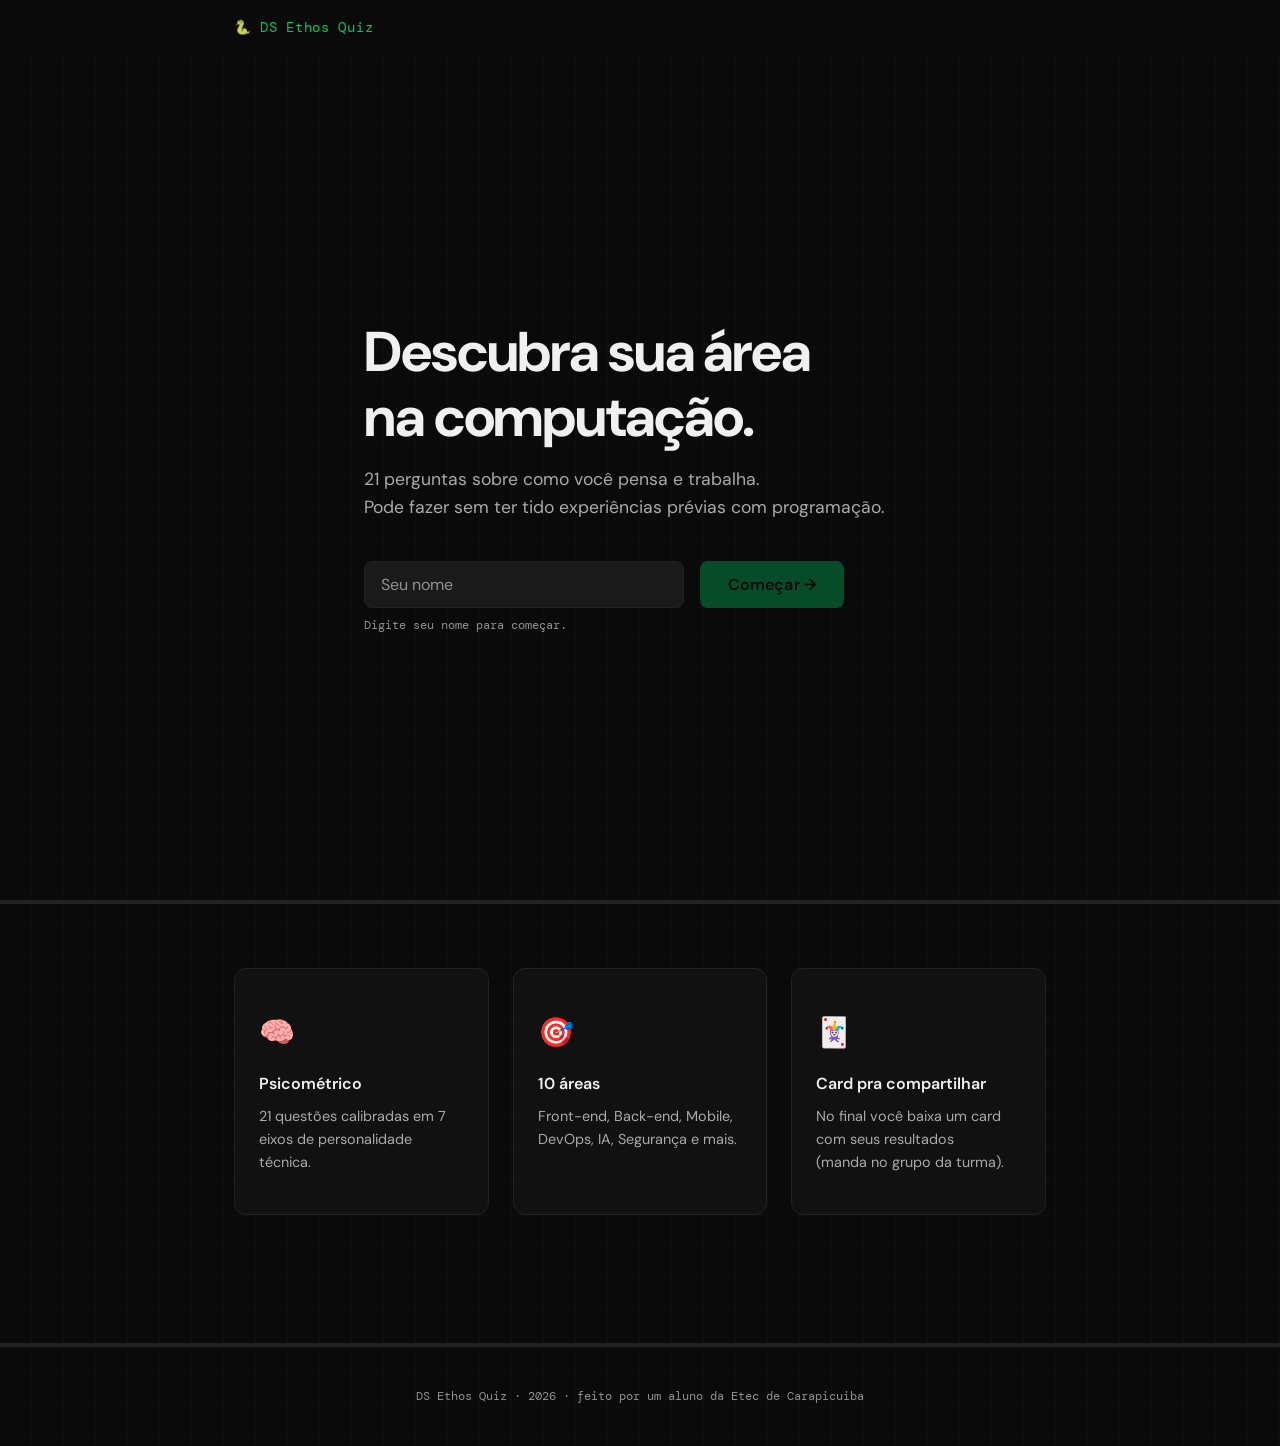
<file: index.html>
<!DOCTYPE html>
<html lang="pt-BR">
<head>
  <meta charset="UTF-8">
  <meta name="viewport" content="width=device-width, initial-scale=1.0">
  <title>DS Ethos Quiz</title>
  <link rel="stylesheet" href="styles.css">
</head>
<body>

  <header>
    <div class="container">
      <span class="site-brand">DS Ethos Quiz</span>
    </div>
  </header>

  <main>

    <section class="hero">
      <div class="container hero-content">
        <h1 class="hero-title">Descubra sua área<br>na computação.</h1>
        <p class="hero-subtitle">
          21 perguntas sobre como você pensa e trabalha.<br>
          Pode fazer sem ter tido experiências prévias com programação.
        </p>

        <div class="start-box">
          <input
            type="text"
            id="nameInput"
            placeholder="Seu nome"
            maxlength="60"
            autocomplete="off"
          />
          <button id="startBtn" class="btn-primary" disabled>
            Começar →
          </button>
        </div>
        <p class="start-hint">Digite seu nome para começar.</p>
      </div>
    </section>

    <section class="about">
      <div class="container">

        <div class="about-grid">

          <div class="about-card">
            <span class="about-icon">🧠</span>
            <h3>Psicométrico</h3>
            <p>21 questões calibradas em 7 eixos de personalidade técnica. </p>
          </div>

          <div class="about-card">
            <span class="about-icon">🎯</span>
            <h3>10 áreas</h3>
            <p>Front-end, Back-end, Mobile, DevOps, IA, Segurança e mais.</p>
          </div>

          <div class="about-card">
            <span class="about-icon">🃏</span>
            <h3>Card pra compartilhar</h3>
            <p>No final você baixa um card com seus resultados <br>(manda no grupo da turma).</p>
          </div>

        </div>

      </div>
    </section>

  </main>

  <footer>
    <div class="container">
      <p>DS Ethos Quiz · 2026 · feito por um aluno da Etec de Carapicuiba</p>
    </div>
  </footer>

  <script>
    // Script mínimo só pra essa página —
    // não precisa carregar quiz_data.js aqui.

    const nameInput = document.getElementById('nameInput');
    const startBtn  = document.getElementById('startBtn');

    // Só habilita o botão quando tiver algo digitado
    nameInput.addEventListener('input', () => {
      const hasName = nameInput.value.trim().length > 0;
      startBtn.disabled = !hasName;
    });

    // Salva o nome e vai pro quiz
    startBtn.addEventListener('click', () => {
      const name = nameInput.value.trim();
      if (!name) return;
      localStorage.setItem('userName', name);
      window.location.href = 'quiz.html';
    });

    // Enter também funciona
    nameInput.addEventListener('keydown', (e) => {
      if (e.key === 'Enter' && !startBtn.disabled) startBtn.click();
    });
  </script>

</body>
</html>
</file>
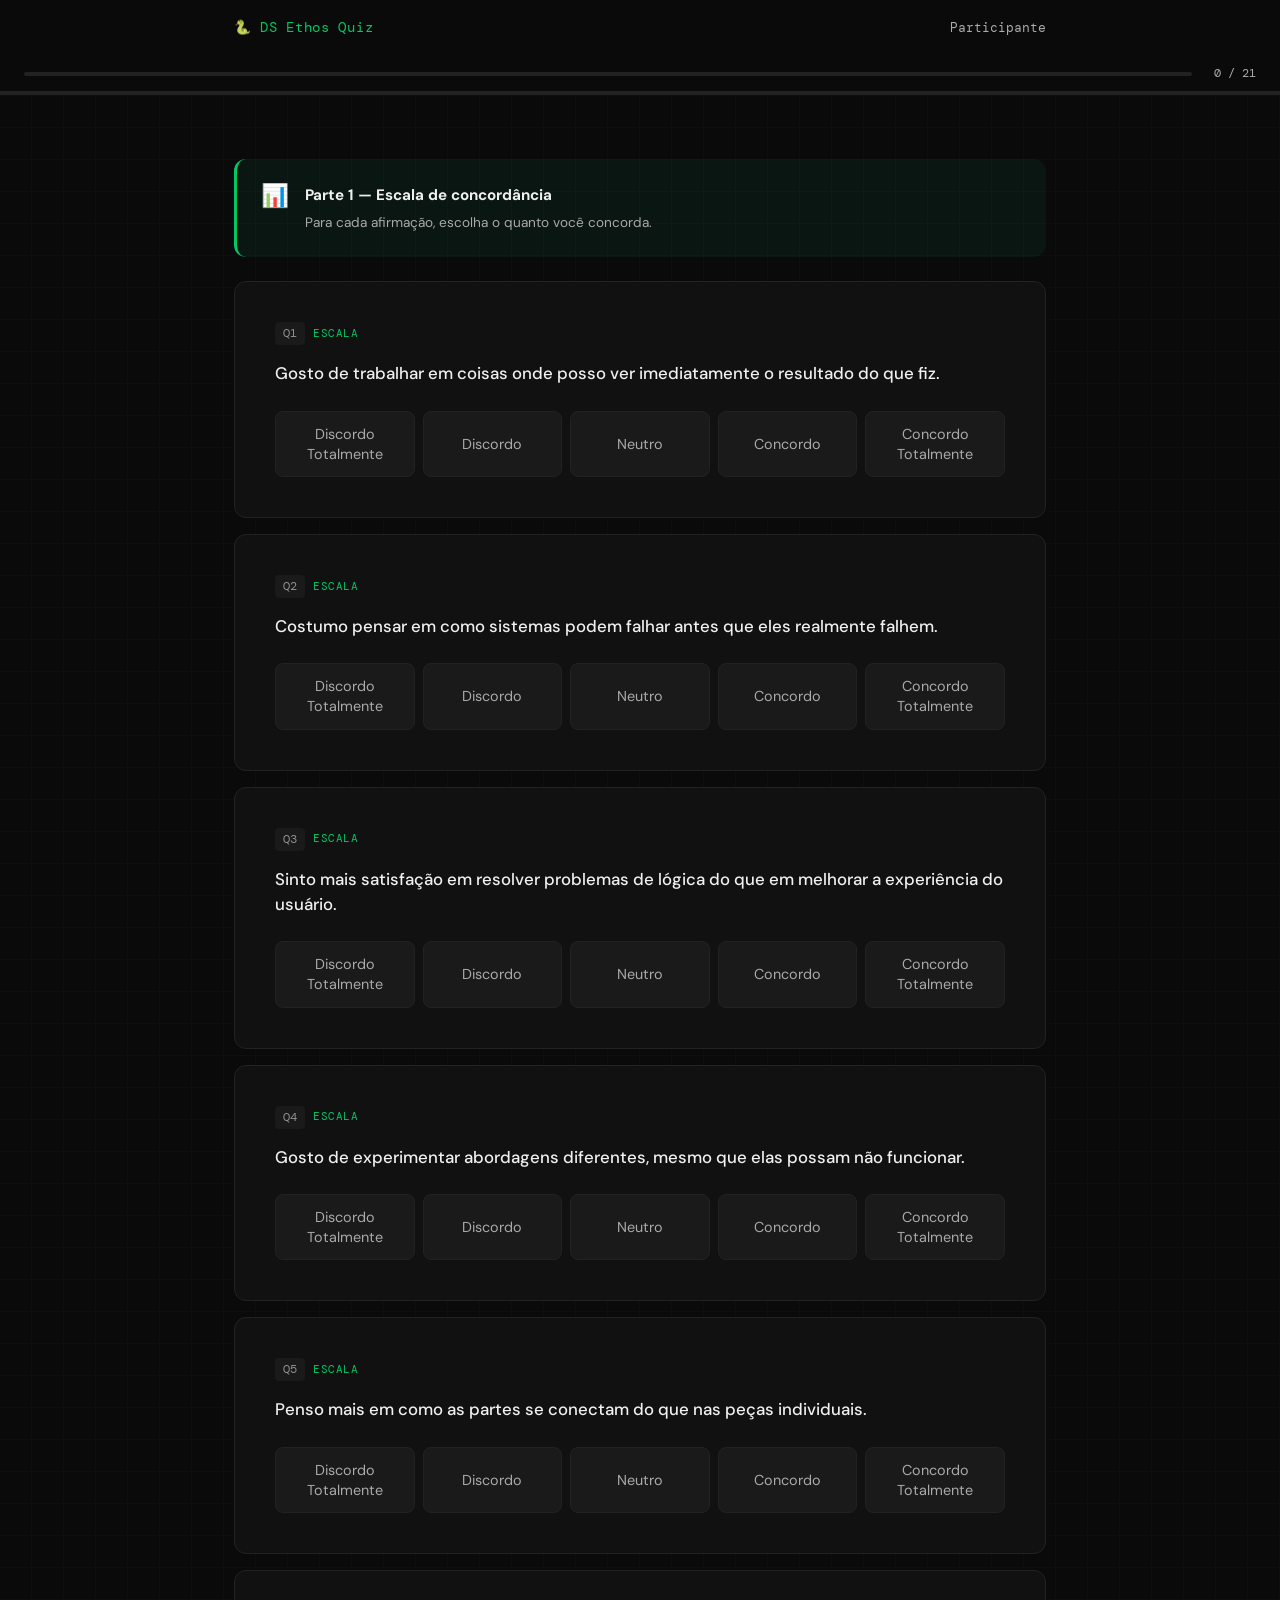
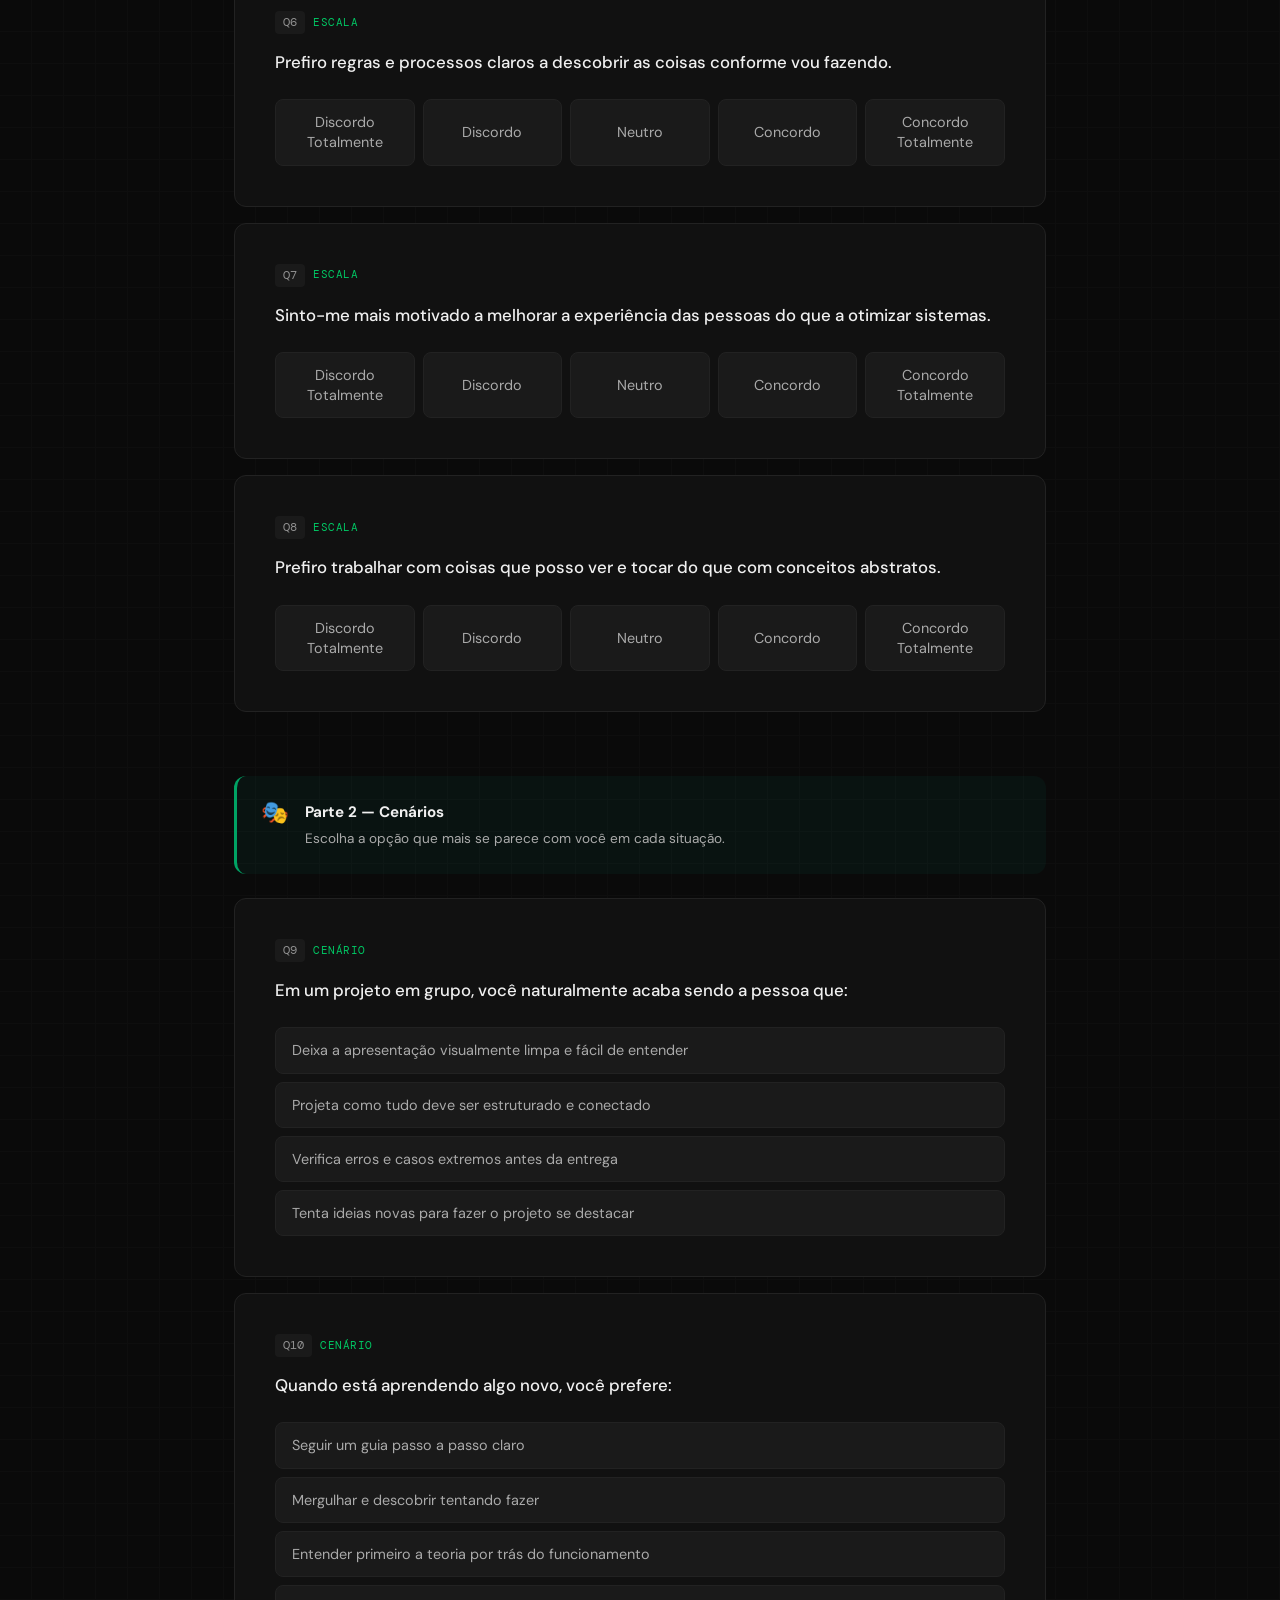
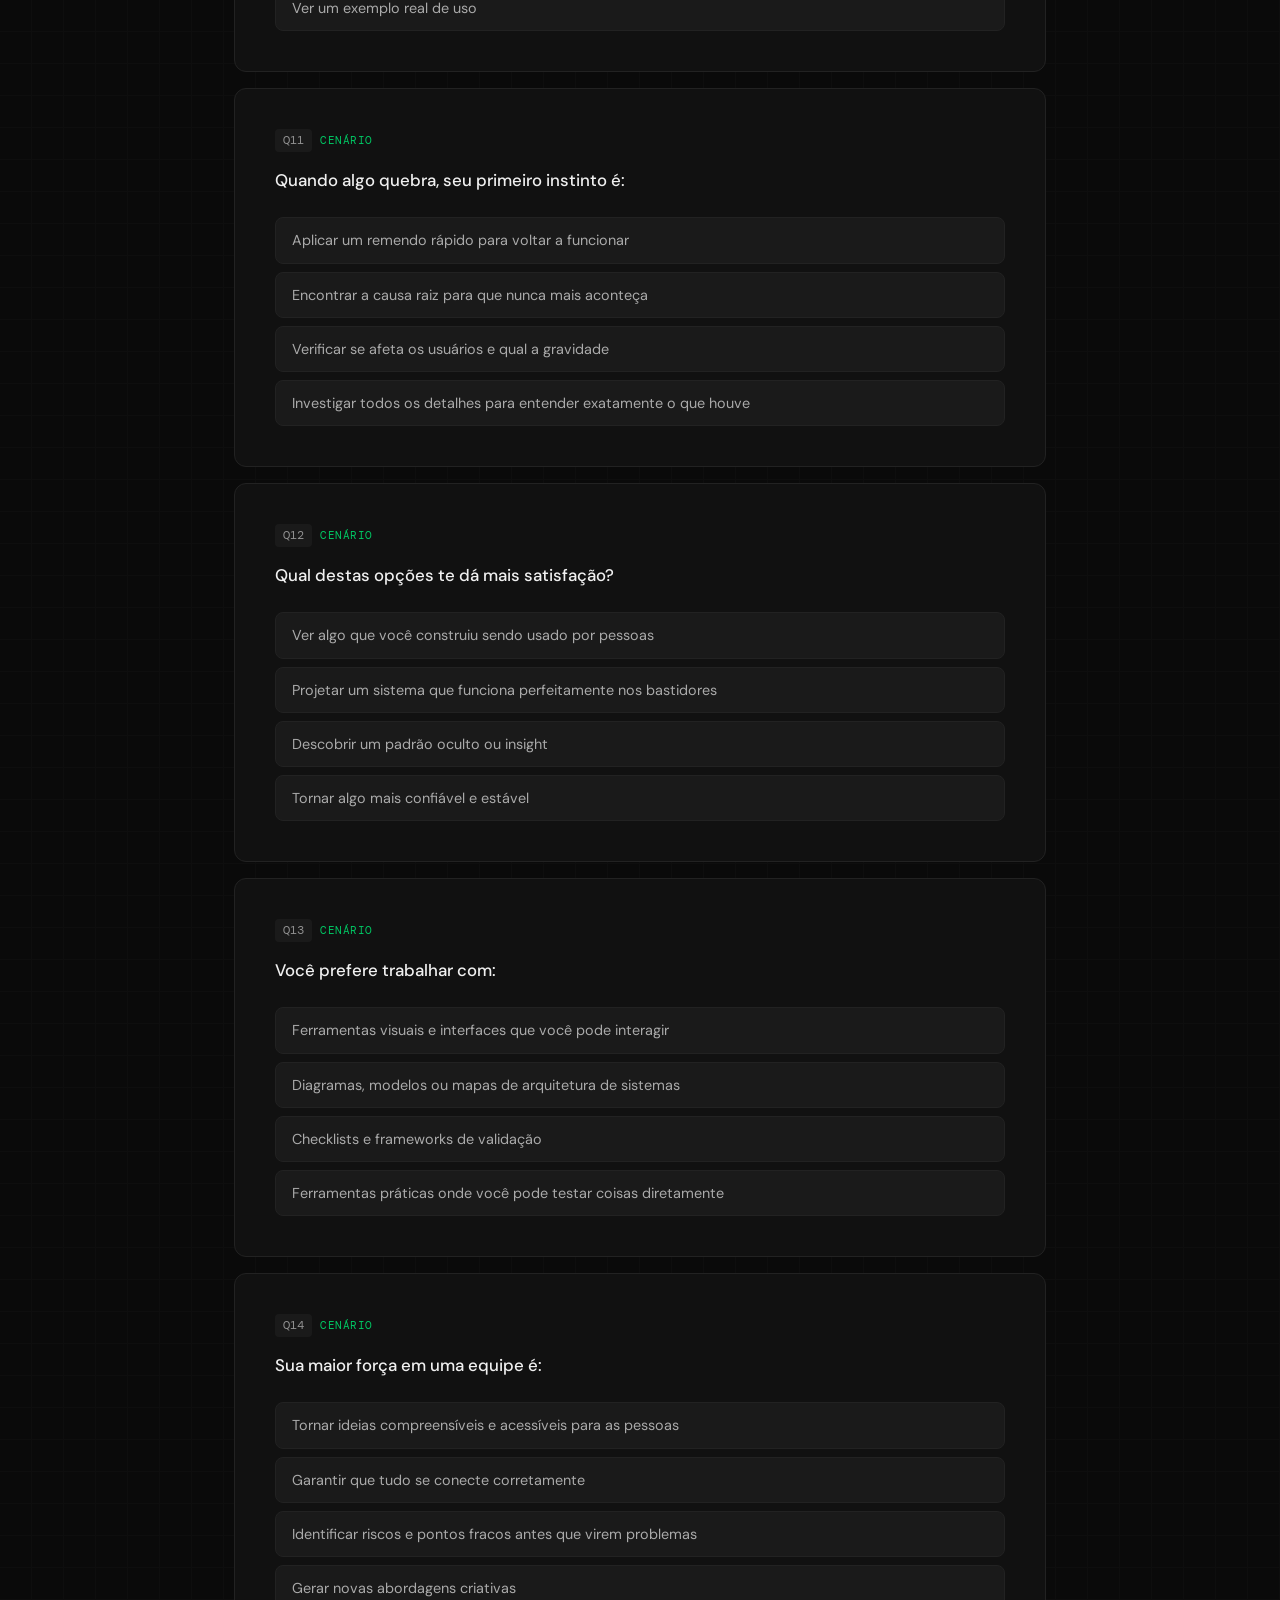
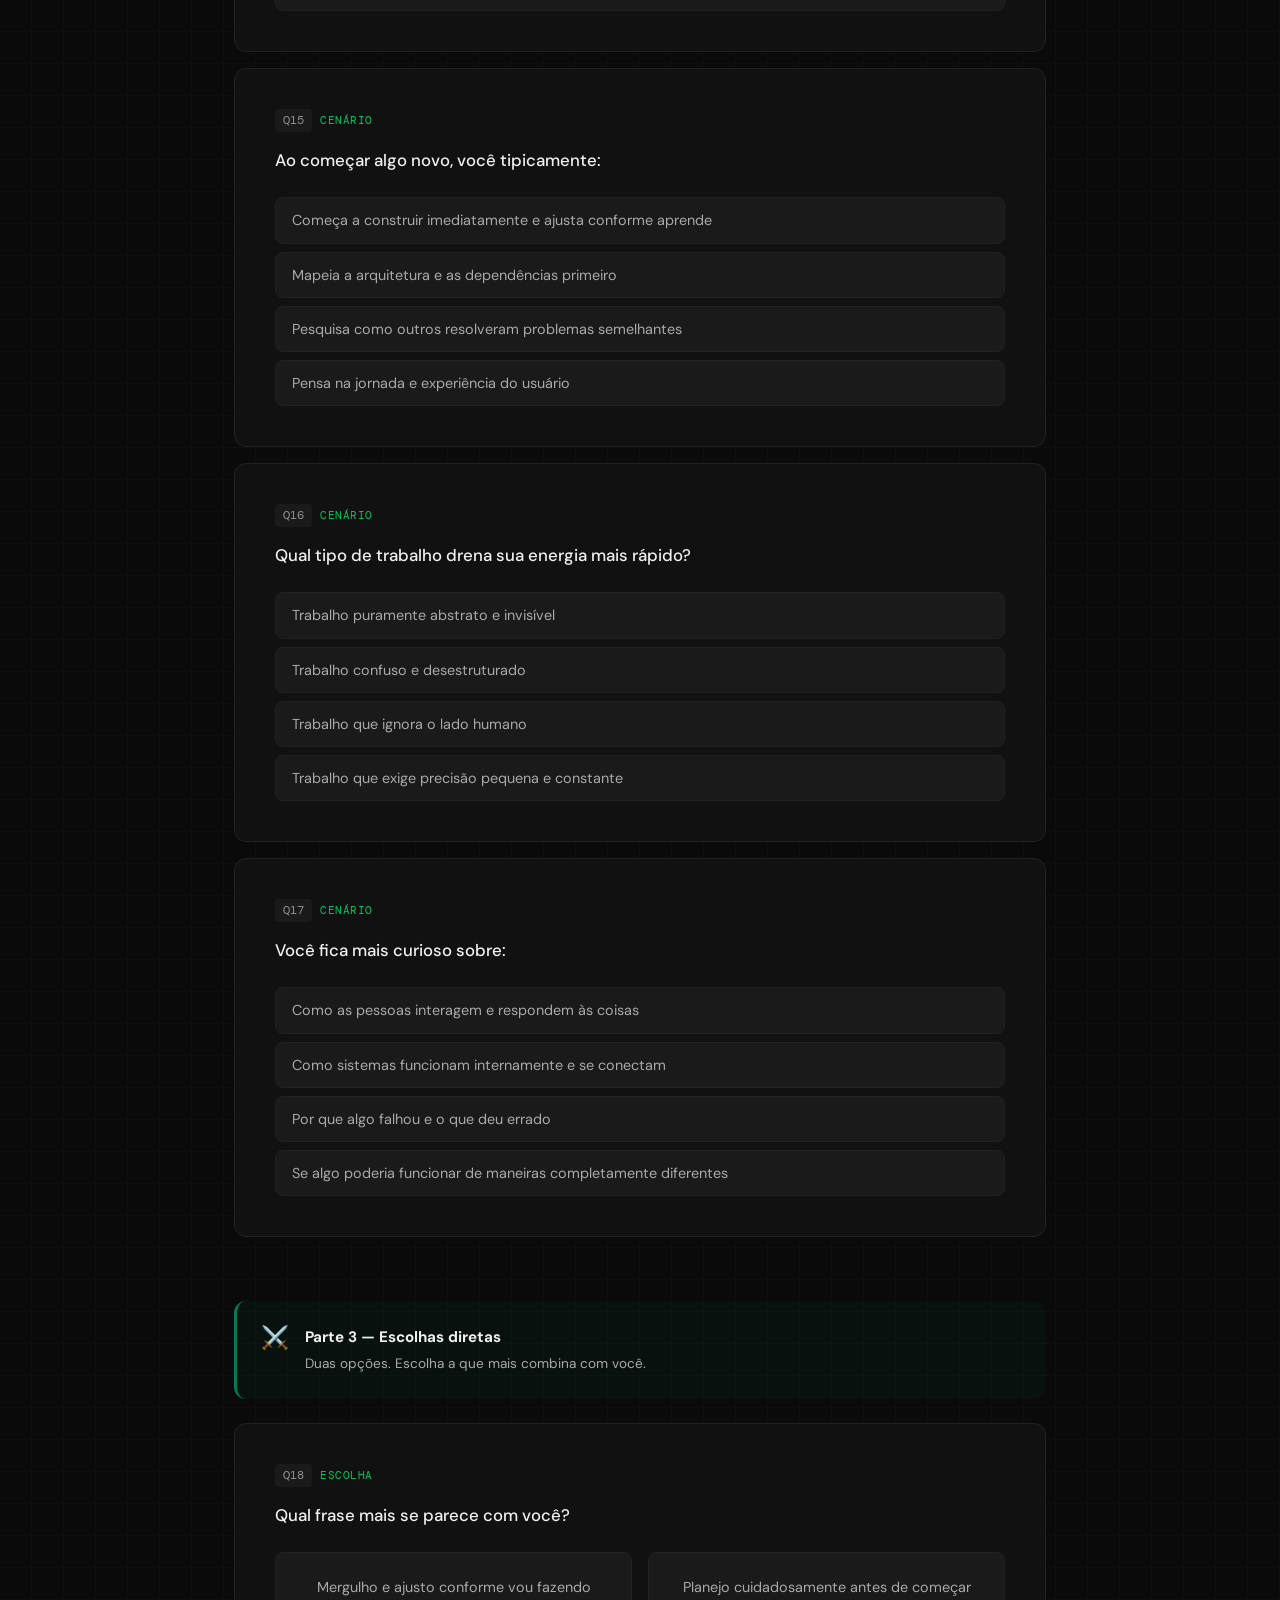
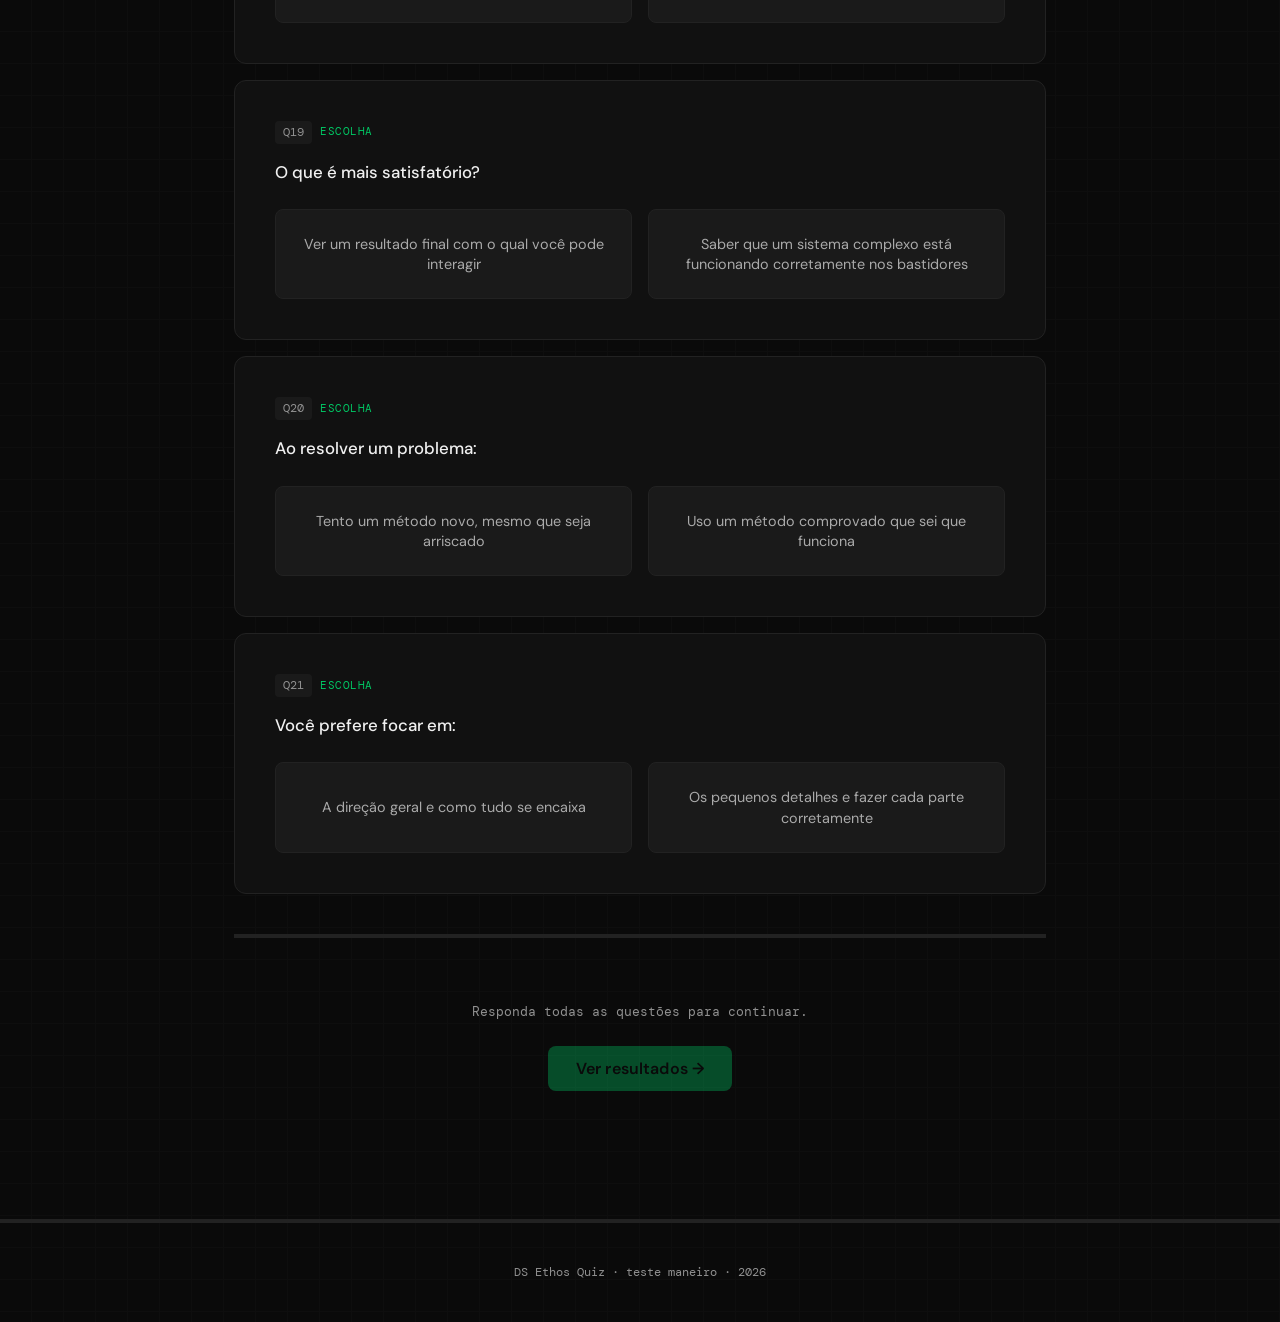
<file: quiz.html>
<!DOCTYPE html>
<html lang="pt-BR">
<head>
  <meta charset="UTF-8">
  <meta name="viewport" content="width=device-width, initial-scale=1.0">
  <title>DS Ethos Quiz — Questões</title>
  <link rel="stylesheet" href="styles.css">
</head>
<body>

  <header>
    <div class="container header-inner">
      <span class="site-brand">DS Ethos Quiz</span>
      <span class="header-name" id="user-name-display"></span>
    </div>
  </header>

  <!-- Barra de progresso fixa no topo -->
  <div class="progress-bar-wrapper">
    <div class="progress-bar-track">
      <div class="progress-bar-fill" id="progress-fill"></div>
    </div>
    <span class="progress-label" id="progress-label">0 / 21</span>
  </div>

  <main>
    <div class="container">

      <!-- ----------------------------------------------------------------
           CALLOUT: Escala de Concordância (Likert)
           As 8 primeiras questões são de escala.
           data-section no container é o que o CSS usa pra colorir.
      ------------------------------------------------------------------ -->
      <div class="section-callout" data-type="likert">
        <span class="callout-icon">📊</span>
        <div>
          <strong>Parte 1 — Escala de concordância</strong>
          <p>Para cada afirmação, escolha o quanto você concorda.</p>
        </div>
      </div>

      <!-- Q1–Q8 vão aqui (renderizadas pelo quiz.js) -->
      <div id="questions-likert" class="questions-block" data-type="likert"></div>

      <!-- ----------------------------------------------------------------
           CALLOUT: Cenários
      ------------------------------------------------------------------ -->
      <div class="section-callout" data-type="scenario">
        <span class="callout-icon">🎭</span>
        <div>
          <strong>Parte 2 — Cenários</strong>
          <p>Escolha a opção que mais se parece com você em cada situação.</p>
        </div>
      </div>

      <!-- Q9–Q17 vão aqui -->
      <div id="questions-scenario" class="questions-block" data-type="scenario"></div>

      <!-- ----------------------------------------------------------------
           CALLOUT: Escolhas binárias
      ------------------------------------------------------------------ -->
      <div class="section-callout" data-type="binary">
        <span class="callout-icon">⚔️</span>
        <div>
          <strong>Parte 3 — Escolhas diretas</strong>
          <p>Duas opções. Escolha a que mais combina com você.</p>
        </div>
      </div>

      <!-- Q18–Q21 vão aqui -->
      <div id="questions-binary" class="questions-block" data-type="binary"></div>

      <!-- ----------------------------------------------------------------
           BOTÃO DE ENVIAR
           Desabilitado até todas as 21 questões serem respondidas.
           quiz.js habilita quando Object.keys(answers).length === 21
      ------------------------------------------------------------------ -->
      <div class="submit-section">
        <p class="submit-hint" id="submit-hint">
          Responda todas as questões para continuar.
        </p>
        <button id="submit-btn" class="btn-primary" disabled>
          Ver resultados →
        </button>
      </div>

      <!-- ----------------------------------------------------------------
           SEÇÃO DEMOGRÁFICA
           Fica hidden até o botão de enviar ser clicado.
           quiz.js injeta o formulário dentro de #demographics-form.
      ------------------------------------------------------------------ -->
      <section id="demographics-section" class="demographics-section hidden">
        <div class="demographics-header">
          <h2>Quase lá!</h2>
          <p>Algumas informações antes de ver seus resultados. Tudo opcional — mas ajuda a tornar o projeto mais interessante.</p>
        </div>
        <div id="demographics-form" class="demographics-form">
          <!-- Preenchido pelo quiz.js → renderDemographicsForm() -->
        </div>
      </section>

    </div>
  </main>

  <footer>
    <div class="container">
      <p>DS Ethos Quiz · teste maneiro · 2026</p>
    </div>
  </footer>

  <!-- Scripts — ordem importa: dados → math → lógica -->
  <script src="logic/quiz_data.js"></script>
  <script src="logic/math.js"></script>
  <script src="logic/quiz.js"></script>

</body>
</html>
</file>
<file: styles.css>
/* =============================================================================
   styles.css — DS Ethos Quiz
   Dark terminal meets clean data dashboard.
   Snake mascot: 🐍 (emoji only, no images needed)
   ============================================================================= */


/* -----------------------------------------------------------------------------
   FONTS
   DM Mono — monospace, for numbers, badges, labels, code-y things
   DM Sans — clean sans for body text and headings
   ----------------------------------------------------------------------------- */
@import url('https://fonts.googleapis.com/css2?family=DM+Mono:ital,wght@0,300;0,400;0,500;1,400&family=DM+Sans:ital,opsz,wght@0,9..40,300;0,9..40,400;0,9..40,500;0,9..40,600;0,9..40,700;1,9..40,400&display=swap');


/* -----------------------------------------------------------------------------
   DESIGN TOKENS
   Muda aqui, reflete em tudo.
   ----------------------------------------------------------------------------- */
:root {
  /* Greens — three shades of teal-green */
  --green-bright: #00c864;    /* primary — CTAs, highlights, selected states */
  --green-mid:    #00a364;    /* secondary — hover states, borders */
  --green-deep:   #007a55;    /* tertiary — subtle accents, filled backgrounds */
  --green-dim:    #00c89620;  /* transparent — card borders, section tints */
  --green-glow:   #00c89640;  /* glow effect */

  /* Backgrounds */
  --bg-base:      #0a0a0a;    /* page background */
  --bg-surface:   #111111;    /* cards, sections */
  --bg-raised:    #1a1a1a;    /* hover states, inputs */
  --bg-border:    #222222;    /* borders, dividers */
  --bg-grid:      #0e0e0e; /* stupid fucking grid */

  /* Text */
  --text-primary:   #f0f0f0;
  --text-secondary: #aaaaaa;
  --text-muted:     #919191;

  /* Typography */
  --font-body: 'DM Sans', sans-serif;
  --font-mono: 'DM Mono', monospace;

  /* Spacing */
  --space-xs:  4px;
  --space-sm:  8px;
  --space-md:  16px;
  --space-lg:  24px;
  --space-xl:  40px;
  --space-2xl: 64px;

  /* Radius */
  --radius-sm: 4px;
  --radius-md: 8px;
  --radius-lg: 12px;
  --radius-xl: 16px;
}


/* -----------------------------------------------------------------------------
   RESET + BASE
   ----------------------------------------------------------------------------- */
*, *::before, *::after {
  box-sizing: border-box;
  margin: 0;
  padding: 0;
}

html {
  scroll-behavior: smooth;
}

body {
  background-color: var(--bg-base);
  color: var(--text-primary);
  font-family: var(--font-body);
  font-size: 16px;
  line-height: 1.6;
  min-height: 100vh;

  background-image:
    linear-gradient(var(--bg-grid) 1px, transparent 1px),
    linear-gradient(90deg, var(--bg-grid) 1px, transparent 1px);
  background-size: 32px 32px;
  background-position: -1px -1px;
}

img { max-width: 100%; display: block; }

a { color: var(--green-bright); text-decoration: none; }
a:hover { text-decoration: underline; }


/* -----------------------------------------------------------------------------
   CONTAINER
   ----------------------------------------------------------------------------- */
.container {
  width: 100%;
  max-width: 860px;
  margin: 0 auto;
  padding: 0 var(--space-lg);
}


/* -----------------------------------------------------------------------------
   HEADER
   ----------------------------------------------------------------------------- */
header {
  
  background: var(--bg-base);
  position: sticky;
  top: 0;
  z-index: 100;
  backdrop-filter: blur(8px);
}

header .container,
.header-inner {
  display: flex;
  align-items: center;
  justify-content: space-between;
  height: 56px;
}

.site-brand {
  font-family: var(--font-mono);
  font-size: 0.85em;
  color: var(--green-bright);
  letter-spacing: 0.05em;
}

.site-brand::before {
  content: '🐍 ';
}

.header-name {
  font-family: var(--font-mono);
  font-size: 0.8em;
  color: var(--text-secondary);
}


/* -----------------------------------------------------------------------------
   FOOTER
   ----------------------------------------------------------------------------- */
footer {
  border-top: 4px solid var(--bg-border);
  padding: var(--space-xl) 0;
  margin-top: var(--space-2xl);
  text-align: center;
  color: var(--text-muted);
  font-family: var(--font-mono);
  font-size: 0.75em;
}


/* -----------------------------------------------------------------------------
   BUTTONS
   ----------------------------------------------------------------------------- */
.btn-primary {
  display: inline-flex;
  align-items: center;
  gap: var(--space-sm);
  padding: 12px 28px;
  background: var(--green-bright);
  color: var(--bg-base);
  border: none;
  border-radius: var(--radius-md);
  font-family: var(--font-body);
  font-size: 1em;
  font-weight: 600;
  cursor: pointer;
  transition: background 0.15s, transform 0.1s, opacity 0.15s;
  letter-spacing: 0.01em;
}

.btn-primary:hover:not(:disabled) {
  background: var(--green-mid);
  transform: translateY(-1px);
}

.btn-primary:active:not(:disabled) {
  transform: translateY(0);
}

.btn-primary:disabled {
  opacity: 0.35;
  cursor: not-allowed;
}

.btn-primary.ready {
  /* Pulsa quando fica pronto — chama atenção sem ser irritante */
  animation: pulse-ready 2s ease-in-out 3;
}

@keyframes pulse-ready {
  0%, 100% { box-shadow: 0 0 0 0 var(--green-glow); }
  50%       { box-shadow: 0 0 0 8px transparent; }
}

.btn-ghost {
  display: inline-flex;
  align-items: center;
  padding: 8px 16px;
  border: 1px solid var(--bg-border);
  border-radius: var(--radius-md);
  color: var(--text-secondary);
  font-size: 0.85em;
  transition: border-color 0.15s, color 0.15s;
}

.btn-ghost:hover {
  border-color: var(--green-mid);
  color: var(--green-bright);
  text-decoration: none;
}


/* -----------------------------------------------------------------------------
   FORM ELEMENTS
   ----------------------------------------------------------------------------- */
input[type="text"],
input[type="number"],
select {
  width: 100%;
  padding: 12px var(--space-md);
  background: var(--bg-raised);
  border: 1px solid var(--bg-border);
  border-radius: var(--radius-md);
  color: var(--text-primary);
  font-family: var(--font-body);
  font-size: 1em;
  transition: border-color 0.15s;
  -webkit-appearance: none;
  appearance: none;
}

input[type="text"]:focus,
input[type="number"]:focus,
select:focus {
  outline: none;
  border-color: var(--green-bright);
}

input::placeholder {
  color: var(--text-muted);
}

/* Select arrow */
select {
  background-image: url("data:image/svg+xml,%3Csvg xmlns='http://www.w3.org/2000/svg' width='12' height='12' viewBox='0 0 12 12'%3E%3Cpath fill='%23888' d='M6 8L1 3h10z'/%3E%3C/svg%3E");
  background-repeat: no-repeat;
  background-position: right 12px center;
  padding-right: 36px;
}

input[type="checkbox"] {
  accent-color: var(--green-bright);
  width: 16px;
  height: 16px;
  cursor: pointer;
}

input[type="radio"] {
  accent-color: var(--green-bright);
  cursor: pointer;
}

.hidden { display: none !important; }


/* =============================================================================
   INDEX.HTML
   ============================================================================= */

/* Hero */
.hero {
  padding: var(--space-2xl) 0;
  min-height: calc(100vh - 56px);
  display: flex;
  align-items: center;
}

.hero-content {
  max-width: 600px;
}

.hero-title {
  font-size: clamp(2.2em, 5vw, 3.5em);
  font-weight: 700;
  line-height: 1.15;
  letter-spacing: -0.02em;
  margin-bottom: var(--space-md);
}

/* The green word in the title */
.hero-title em {
  font-style: normal;
  color: var(--green-bright);
}

.hero-subtitle {
  color: var(--text-secondary);
  font-size: 1.1em;
  margin-bottom: var(--space-xl);
  line-height: 1.6;
}

.start-box {
  display: flex;
  gap: var(--space-md);
  max-width: 480px;
  margin-bottom: var(--space-sm);
}

.start-box input {
  flex: 1;
}

.start-hint {
  font-family: var(--font-mono);
  font-size: 0.75em;
  color: var(--text-muted);
}

/* About section */
.about {
  padding: var(--space-2xl) 0;
  border-top: 4px solid var(--bg-border);
}

.about-grid {
  display: grid;
  grid-template-columns: repeat(auto-fit, minmax(220px, 1fr));
  gap: var(--space-lg);
}

.about-card {
  background: var(--bg-surface);
  border: 1px solid var(--bg-border);
  border-radius: var(--radius-lg);
  padding: var(--space-xl) var(--space-lg);
  transition: border-color 0.2s;
}

.about-card:hover {
  border-color: var(--green-deep);
}

.about-icon {
  font-size: 1.8em;
  display: block;
  margin-bottom: var(--space-md);
}

.about-card h3 {
  font-size: 1em;
  font-weight: 600;
  margin-bottom: var(--space-sm);
}

.about-card p {
  font-size: 0.9em;
  color: var(--text-secondary);
  line-height: 1.6;
}


/* =============================================================================
   QUIZ.HTML
   ============================================================================= */

/* Barra de progresso fixa */
.progress-bar-wrapper {
  position: sticky;
  top: 56px;   /* altura do header */
  z-index: 90;
  background: var(--bg-base);
  border-bottom: 4px solid var(--bg-border);
  padding: var(--space-sm) var(--space-lg);
  display: flex;
  align-items: center;
  gap: var(--space-md);
}

.progress-bar-track {
  flex: 1;
  height: 4px;
  background: var(--bg-border);
  border-radius: 2px;
  overflow: hidden;
}

.progress-bar-fill {
  height: 100%;
  width: 0%;
  background: var(--green-bright);
  border-radius: 2px;
  transition: width 0.3s ease;
}

.progress-label {
  font-family: var(--font-mono);
  font-size: 0.75em;
  color: var(--text-secondary);
  white-space: nowrap;
  min-width: 48px;
  text-align: right;
}

/* Callouts de seção */
.section-callout {
  display: flex;
  align-items: flex-start;
  gap: var(--space-md);
  padding: var(--space-lg);
  border-radius: var(--radius-lg);
  margin: var(--space-2xl) 0 var(--space-lg);
  border-left: 3px solid;
}

.section-callout[data-type="likert"] {
  background: #00c89610;
  border-color: var(--green-bright);
}

.section-callout[data-type="scenario"] {
  background: #00a37a10;
  border-color: var(--green-mid);
}

.section-callout[data-type="binary"] {
  background: #007a5c10;
  border-color: var(--green-deep);
}

.callout-icon {
  font-size: 1.4em;
  line-height: 1;
  margin-top: 2px;
  flex-shrink: 0;
}

.section-callout strong {
  display: block;
  font-size: 0.95em;
  margin-bottom: 4px;
}

.section-callout p {
  font-size: 0.85em;
  color: var(--text-secondary);
  margin: 0;
}

/* Questões */
.questions-block {
  display: flex;
  flex-direction: column;
  gap: var(--space-md);
  margin-bottom: var(--space-lg);
}

.question-card {
  background: var(--bg-surface);
  border: 1px solid var(--bg-border);
  border-radius: var(--radius-lg);
  padding: var(--space-xl);
  transition: border-color 0.2s;
}

.question-card.answered {
  border-color: var(--green-deep);
}

.question-header {
  display: flex;
  align-items: center;
  gap: var(--space-sm);
  margin-bottom: var(--space-md);
}

.question-number {
  font-family: var(--font-mono);
  font-size: 0.75em;
  color: var(--text-muted);
  background: var(--bg-raised);
  padding: 2px 8px;
  border-radius: var(--radius-sm);
}

.question-type-badge {
  font-family: var(--font-mono);
  font-size: 0.7em;
  color: var(--green-bright);
  letter-spacing: 0.05em;
  text-transform: uppercase;
}

.question-text {
  font-size: 1.05em;
  font-weight: 500;
  line-height: 1.5;
  margin-bottom: var(--space-lg);
  color: var(--text-primary);
}

/* Opções */
.options-container {
  display: flex;
  flex-direction: column;
  gap: var(--space-sm);
}

/* Likert — horizontal em desktop */
.questions-block[data-type="likert"] .options-container {
  flex-direction: row;
  flex-wrap: wrap;
}

.questions-block[data-type="likert"] .option-btn {
  flex: 1;
  min-width: 120px;
  text-align: center;
}

.option-btn {
  display: block;
  width: 100%;
  padding: 12px var(--space-md);
  background: var(--bg-raised);
  border: 1px solid var(--bg-border);
  border-radius: var(--radius-md);
  color: var(--text-secondary);
  font-family: var(--font-body);
  font-size: 0.9em;
  line-height: 1.4;
  text-align: left;
  cursor: pointer;
  transition: border-color 0.15s, color 0.15s, background 0.15s, transform 0.1s;
  word-break: break-word;
  white-space: normal;
}

.option-btn:hover {
  border-color: var(--green-mid);
  color: var(--text-primary);
  background: var(--bg-surface);
}

.option-btn.selected {
  border-color: var(--green-bright);
  background: var(--green-dim);
  color: var(--green-bright);
  font-weight: 500;
}

/* Binária — duas colunas lado a lado */
.questions-block[data-type="binary"] .options-container {
  display: grid;
  grid-template-columns: 1fr 1fr;
  gap: var(--space-md);
}

.questions-block[data-type="binary"] .option-btn {
  text-align: center;
  padding: var(--space-lg) var(--space-md);
}

/* Seção de envio */
.submit-section {
  padding: var(--space-2xl) 0;
  text-align: center;
  border-top: 4px solid var(--bg-border);
  margin-top: var(--space-xl);
}

.submit-hint {
  font-family: var(--font-mono);
  font-size: 0.8em;
  color: var(--text-muted);
  margin-bottom: var(--space-lg);
}

/* Seção demográfica */
.demographics-section {
  background: var(--bg-surface);
  border: 1px solid var(--bg-border);
  border-radius: var(--radius-xl);
  padding: var(--space-xl);
  margin: var(--space-xl) 0 var(--space-2xl);
}

.demographics-header {
  margin-bottom: var(--space-xl);
  padding-bottom: var(--space-lg);
  border-bottom: 4px solid var(--bg-border);
}

.demographics-header h2 {
  font-size: 1.4em;
  margin-bottom: var(--space-sm);
}

.demographics-header p {
  color: var(--text-secondary);
  font-size: 0.9em;
}

.demographics-form .form-group {
  margin-bottom: var(--space-xl);
}

.form-label {
  display: block;
  font-size: 0.85em;
  font-weight: 600;
  color: var(--text-secondary);
  text-transform: uppercase;
  letter-spacing: 0.05em;
  margin-bottom: var(--space-sm);
  font-family: var(--font-mono);
}

.radio-group {
  display: flex;
  gap: var(--space-md);
  flex-wrap: wrap;
}

.radio-label {
  display: flex;
  align-items: center;
  gap: var(--space-sm);
  cursor: pointer;
  font-size: 0.9em;
  padding: 8px 16px;
  border: 1px solid var(--bg-border);
  border-radius: var(--radius-md);
  transition: border-color 0.15s;
}

.radio-label:hover {
  border-color: var(--green-mid);
}

.radio-label:has(input:checked) {
  border-color: var(--green-bright);
  color: var(--green-bright);
  background: var(--green-dim);
}

/* Estilo unificado para Radios e Checkboxes que parecem botões */
.choice-button {
  display: flex;
  align-items: center;
  justify-content: center;
  text-align: center;
  padding: 12px var(--space-md);
  background: var(--bg-raised);
  border: 1px solid var(--bg-border);
  border-radius: var(--radius-md);
  color: var(--text-secondary);
  font-family: var(--font-body);
  font-size: 0.9em;
  cursor: pointer;
  transition: all 0.15s ease;
  position: relative;
  user-select: none;
}

/* Esconde o input real (o círculo ou quadrado) */
.choice-button input {
  position: absolute;
  opacity: 0;
  width: 0;
  height: 0;
}

.choice-button:hover {
  border-color: var(--green-mid);
  color: var(--text-primary);
  background: var(--bg-surface);
}

/* Estado Selecionado (quando o input interno está checkado) */
.choice-button:has(input:checked) {
  border-color: var(--green-bright);
  background: var(--green-dim);
  color: var(--green-bright);
  font-weight: 500;
  box-shadow: 0 0 10px var(--green-glow);
}

/* Ajuste específico para o grid de linguagens e áreas para não ficarem gigantes */
.checkbox-grid {
  display: grid;
  grid-template-columns: repeat(auto-fill, minmax(160px, 1fr));
  gap: var(--space-sm);
}

.checkbox-label {
  display: flex;
  align-items: center;
  gap: var(--space-sm);
  cursor: pointer;
  font-size: 0.85em;
  padding: 6px 0;
}

.checkbox-grid {
  display: grid;
  grid-template-columns: repeat(auto-fill, minmax(150px, 1fr));
  gap: var(--space-xs) var(--space-md);
}

.submit-btn {
  display: inline-flex;
  align-items: center;
  justify-content: center;
  gap: var(--space-sm);
  padding: 16px 40px;
  background: var(--green-bright);
  color: var(--bg-base);
  border: none;
  border-radius: var(--radius-md);
  font-family: var(--font-body);
  font-size: 1.1em;
  font-weight: 600;
  cursor: pointer;
  transition: all 0.15s;
  width: 100%; /* No mobile/form fica melhor largo */
  margin-top: var(--space-xl);
}

.submit-btn:hover {
  background: var(--green-mid);
  transform: translateY(-2px);
}

.submit-btn:active {
  transform: translateY(0);
}


/* =============================================================================
   RESULTS.HTML
   ============================================================================= */

/* Hero de resultados */
.results-hero {
  padding: var(--space-2xl) 0 var(--space-xl);
  border-bottom: 4px solid var(--bg-border);
  margin-bottom: var(--space-xl);
}

.results-hero-label {
  font-family: var(--font-mono);
  font-size: 0.8em;
  color: var(--text-muted);
  text-transform: uppercase;
  letter-spacing: 0.1em;
  margin-bottom: var(--space-sm);
}

.results-hero-name {
  font-size: clamp(2em, 5vw, 3.2em);
  font-weight: 700;
  letter-spacing: -0.02em;
  color: var(--green-bright);
  margin-bottom: var(--space-sm);
}

.results-hero-persona {
  color: var(--text-secondary);
  font-size: 1em;
}

.results-hero-persona strong {
  color: var(--text-primary);
}

/* Grid de resultados */
.results-grid {
  display: grid;
  grid-template-columns: 1fr;
  gap: var(--space-xl);
  margin-bottom: var(--space-xl);
}

@media (min-width: 700px) {
  .results-grid {
    grid-template-columns: 1fr 1fr;
  }
}

.results-section {
  margin-bottom: var(--space-xl);
}

.section-title {
  font-size: 0.75em;
  font-family: var(--font-mono);
  text-transform: uppercase;
  letter-spacing: 0.12em;
  color: var(--text-muted);
  margin-bottom: var(--space-sm);
  padding-bottom: var(--space-sm);
  border-bottom: 4px solid var(--bg-border);
}

.section-hint {
  font-family: var(--font-mono);
  font-size: 0.75em;
  color: var(--text-muted);
  margin-bottom: var(--space-lg);
  font-style: italic;
}

/* Personas */
.persona-card {
  background: var(--bg-surface);
  border: 1px solid var(--bg-border);
  border-radius: var(--radius-lg);
  padding: var(--space-lg);
  margin-bottom: var(--space-md);
  transition: border-color 0.2s;
}

.persona-card[data-rank="1"] {
  border-color: var(--green-bright);
  background: #00c89608;
}

.persona-card[data-rank="2"] {
  border-color: var(--green-mid);
}

.persona-title-row {
  display: flex;
  align-items: center;
  gap: var(--space-sm);
  margin-bottom: var(--space-xs);
}

.persona-medal {
  font-size: 1.1em;
}

.persona-name {
  font-size: 1em;
  font-weight: 600;
  flex: 1;
}

.persona-score {
  font-family: var(--font-mono);
  font-size: 0.85em;
  color: var(--green-bright);
  font-weight: 500;
}

.persona-tagline {
  font-style: italic;
  color: var(--green-mid);
  font-size: 0.85em;
  margin-bottom: var(--space-sm);
}

.persona-description {
  font-size: 0.85em;
  color: var(--text-secondary);
  line-height: 1.6;
}

/* Domínios */
.domains-list {
  display: flex;
  flex-direction: column;
  gap: var(--space-sm);
}

.domain-row {
  padding: var(--space-sm) 0;
  cursor: pointer;
  transition: transform 0.15s;
  position: relative;
}

.domain-row:hover {
  transform: translateX(4px);
}

.domain-row.top-domain .domain-name {
  color: var(--text-primary);
  font-weight: 500;
}

.domain-label-row {
  display: flex;
  justify-content: space-between;
  align-items: baseline;
  margin-bottom: 6px;
}

.domain-name {
  font-size: 0.85em;
  color: var(--text-secondary);
}

.domain-score {
  font-family: var(--font-mono);
  font-size: 0.8em;
  color: var(--text-muted);
}

.domain-row.top-domain .domain-score {
  color: var(--green-bright);
}

.domain-bar-track {
  width: 100%;
  height: 6px;
  background: var(--bg-border);
  border-radius: 3px;
  overflow: hidden;
}

.domain-bar-fill {
  height: 100%;
  background: var(--green-deep);
  border-radius: 3px;
  transition: width 0.6s ease;
}

.domain-row.top-domain .domain-bar-fill {
  background: var(--green-bright);
}

/* Eixos */
.axes-section {
  border-top: 4px solid var(--bg-border);
  padding-top: var(--space-xl);
}

.axes-subtitle {
  font-size: 0.85em;
  color: var(--text-muted);
  margin-bottom: var(--space-xl);
  font-family: var(--font-mono);
}

.axes-list {
  display: flex;
  flex-direction: column;
  gap: var(--space-lg);
}

.axis-row {}

.axis-labels {
  display: flex;
  justify-content: space-between;
  align-items: center;
  margin-bottom: var(--space-xs);
  gap: var(--space-sm);
}

.axis-pole {
  font-size: 0.8em;
  color: var(--text-muted);
  font-family: var(--font-mono);
  transition: color 0.2s;
}

.axis-pole.dominant {
  color: var(--green-bright);
  font-weight: 500;
}

.axis-value {
  font-family: var(--font-mono);
  font-size: 0.7em;

  color: var(--text-muted);
}

.axis-track {
  position: relative;
  height: 8px;
  border-radius: 4px;
  border: 1px solid var(--bg-border);
  transition: background 0.3s ease; /* Transição suave se mudar */
}

.axis-track.is-left {
  background: linear-gradient(
    90deg,
    var(--dynamic-green) 0%,
    var(--bg-raised) 50%,
    var(--bg-surface) 100%
  );
}

.axis-track.is-right {
  background: linear-gradient(
    270deg,
    var(--dynamic-green) 0%,
    var(--bg-raised) 50%,
    var(--bg-surface) 100%
  );
}

.axis-marker {
  position: absolute;
  top: -4px;
  width: 4px;
  height: 16px;
  background: var(--text-primary);
  border-radius: 2px;
  transform: translateX(-50%);
  box-shadow: 0 0 6px var(--green-glow);
}

/* Seção de download */
.download-section {
  border-top: 4px solid var(--bg-border);
  padding-top: var(--space-xl);
  margin-top: var(--space-xl);
  text-align: center;
}

.download-section h2 {
  margin-bottom: var(--space-sm);
}

.download-section p {
  color: var(--text-secondary);
  font-size: 0.9em;
  margin-bottom: var(--space-lg);
}

#share-btn
{
margin-top:30px;  
}
/* =============================================================================
   SHARE CARD
   Portrait card capturado pelo html2canvas.
   Fica posicionado fora da viewport mas ainda renderizado.
   ============================================================================= */

.card-wrapper {
  position: fixed;
  left: -9999px;
  top: 0;
  pointer-events: none;
  z-index: -1;
}

.share-card {
  width: 420px;
  min-height: 680px;
  background: #0a0a0a;
  border: 1px solid #00c864;
  border-radius: 16px;
  padding: 36px 32px;
  display: flex;
  flex-direction: column;
  gap: 0;
  font-family: 'DM Sans', sans-serif;
  color: #f0f0f0;
  /* Mesma textura grid do body */
  background-image:
    linear-gradient(var(--bg-grid) 1px, transparent 1px),
    linear-gradient(90deg, var(--bg-grid) 1px, transparent 1px);
  background-size: 24px 24px;
  background-color: #0a0a0a;
}

.card-header {
  display: flex;
  justify-content: space-between;
  align-items: center;
  margin-bottom: 28px;
}

.card-brand {
  font-family: 'DM Mono', monospace;
  font-size: 0.7em;
  color: #00c85a;
  letter-spacing: 0.08em;
  text-transform: uppercase;
}

.card-brand::before {
  content: '🐍 ';
}

.card-name-section {
  margin-bottom: 28px;
  padding-bottom: 24px;
  border-bottom: 4px solid #222;
}

.card-student-name {
  font-size: 2em;
  font-weight: 700;
  letter-spacing: -0.02em;
  color: #f0f0f0;
  line-height: 1.1;
}

.card-personas-section {
  margin-bottom: 24px;
  padding-bottom: 24px;
  border-bottom: 4px solid #222;
}

.card-section-label {
  font-family: 'DM Mono', monospace;
  font-size: 0.65em;
  color: #555;
  letter-spacing: 0.12em;
  text-transform: uppercase;
  margin-bottom: 12px;
}

.card-persona-row {
  display: flex;
  align-items: center;
  gap: 10px;
  padding: 6px 0;
}

.card-persona-rank {
  font-family: 'DM Mono', monospace;
  font-size: 0.7em;
  color: #555;
  width: 24px;
  flex-shrink: 0;
}

.card-persona-name {
  font-size: 0.9em;
  font-weight: 500;
  flex: 1;
  color: #f0f0f0;
}

.card-persona-score {
  font-family: 'DM Mono', monospace;
  font-size: 0.8em;
  color: #00c86b;
}

.card-tagline {
  font-style: italic;
  font-size: 0.8em;
  color: #00a364;
  margin-top: 12px;
  line-height: 1.4;
}



.card-domains-section {
  flex: 1;
  margin-bottom: 24px;
}

.card-domain-row {
  display: flex;
  align-items: center;
  gap: 8px;
  margin-bottom: 8px;
}

.card-domain-name {
  
  font-size: 0.72em;
  color: #888;
  width: 160px;
  flex-shrink: 0;
  white-space: nowrap;
  overflow: hidden;
  text-overflow: ellipsis;
  line-height: 40px;

}

.card-domain-row.card-top-domain .card-domain-name {
  color: #f0f0f0;
  font-weight: 500;
}

.card-domain-bar-track {
  flex: 1;
  height: 4px;
  background: #1a1a1a;
  border-radius: 2px;
  overflow: hidden;
  margin-top:1em;
}

.card-domain-bar-fill {
  height: 100%;
  background: #007a5c;
  border-radius: 2px;

}

.card-domain-row.card-top-domain .card-domain-bar-fill {
  background: #00c85a;
}

.card-domain-score {
  font-family: 'DM Mono', monospace;
  font-size: 0.65em;
  color: #555;
  width: 32px;
  text-align: right;
  flex-shrink: 0;
}

.card-domain-row.card-top-domain .card-domain-score {
  color: #00c864;
}

.card-footer {
  font-family: 'DM Mono', monospace;
  font-size: 0.65em;
  color: #333;
  text-align: right;
  margin-top: auto;
  padding-top: 16px;
  border-top: 4px solid #1a1a1a;
}


/* =============================================================================
   DOMAIN MODAL
   ============================================================================= */

.modal {
  position: fixed;
  top: 0;
  left: 0;
  width: 100%;
  height: 100%;
  z-index: 1000;
  display: flex;
  align-items: center;
  justify-content: center;
  padding: var(--space-lg);
  opacity: 1;
  visibility: visible;
  transition: opacity 0.2s, visibility 0.2s;
}

.modal.hidden {
  opacity: 0;
  visibility: hidden;
  pointer-events: none;
}

.modal-overlay {
  position: absolute;
  top: 0;
  left: 0;
  width: 100%;
  height: 100%;
  background: rgba(0, 0, 0, 0.85);
  backdrop-filter: blur(4px);
}

.modal-content {
  position: relative;
  background: var(--bg-surface);
  border: 1px solid var(--green-mid);
  border-radius: var(--radius-xl);
  max-width: 560px;
  width: 100%;
  max-height: 90vh;
  overflow-y: auto;
  padding: var(--space-2xl);
  box-shadow: 0 20px 60px rgba(0, 200, 150, 0.2);
  animation: modalSlideIn 0.25s ease-out;
}

@keyframes modalSlideIn {
  from {
    opacity: 0;
    transform: translateY(20px) scale(0.95);
  }
  to {
    opacity: 1;
    transform: translateY(0) scale(1);
  }
}

.modal-close {
  position: absolute;
  top: var(--space-lg);
  right: var(--space-lg);
  background: var(--bg-raised);
  border: 1px solid var(--bg-border);
  color: var(--text-muted);
  width: 32px;
  height: 32px;
  border-radius: var(--radius-md);
  display: flex;
  align-items: center;
  justify-content: center;
  cursor: pointer;
  font-size: 1.2em;
  transition: all 0.15s;
  z-index: 10;
}

.modal-close:hover {
  background: var(--green-dim);
  border-color: var(--green-mid);
  color: var(--green-bright);
}

.modal-header {
  display: flex;
  align-items: center;
  gap: var(--space-md);
  margin-bottom: var(--space-lg);
  padding-bottom: var(--space-lg);
  border-bottom: 4px solid var(--bg-border);
}

.modal-icon {
  font-size: 2.5em;
  line-height: 1;
}

.modal-title {
  font-size: 1.6em;
  font-weight: 700;
  letter-spacing: -0.01em;
  color: var(--green-bright);
}

.modal-section {
  margin-bottom: var(--space-xl);
}

.modal-section-label {
  font-family: var(--font-mono);
  font-size: 0.7em;
  text-transform: uppercase;
  letter-spacing: 0.1em;
  color: var(--text-muted);
  margin-bottom: var(--space-sm);
  display: block;
}

.modal-what {
  font-size: 1.05em;
  line-height: 1.6;
  color: var(--text-primary);
  margin-bottom: var(--space-xl);
}

.modal-tasks {
  list-style: none;
  padding: 0;
  margin: 0;
}

.modal-tasks li {
  padding-left: var(--space-lg);
  margin-bottom: var(--space-sm);
  position: relative;
  font-size: 0.9em;
  line-height: 1.5;
  color: var(--text-secondary);
}

.modal-tasks li::before {
  content: '→';
  position: absolute;
  left: 0;
  color: var(--green-bright);
  font-weight: bold;
}

.modal-tech-grid {
  display: flex;
  flex-wrap: wrap;
  gap: var(--space-sm);
}

.modal-tech-tag {
  display: inline-block;
  padding: 6px 12px;
  background: var(--bg-raised);
  border: 1px solid var(--bg-border);
  border-radius: var(--radius-md);
  font-family: var(--font-mono);
  font-size: 0.75em;
  color: var(--text-secondary);
  transition: all 0.15s;
}

.modal-tech-tag:hover {
  border-color: var(--green-mid);
  color: var(--green-bright);
  background: var(--green-dim);
}

.modal-roadmaps {
  display: flex;
  flex-direction: column;
  gap: var(--space-sm);
  padding-top: var(--space-lg);
  border-top: 4px solid var(--bg-border);
}

.modal-roadmap-link {
  display: flex;
  align-items: center;
  justify-content: space-between;
  padding: 12px var(--space-md);
  background: var(--green-dim);
  border: 1px solid var(--green-deep);
  border-radius: var(--radius-md);
  color: var(--green-bright);
  font-weight: 500;
  text-decoration: none;
  transition: all 0.15s;
  gap: var(--space-sm);
}

.modal-roadmap-link:hover {
  background: var(--green-deep);
  border-color: var(--green-bright);
  transform: translateX(4px);
  text-decoration: none;
}

.modal-roadmap-link::after {
  content: '→';
  font-weight: bold;
}

.modal-hint {
  font-family: var(--font-mono);
  font-size: 0.75em;
  color: var(--text-muted);
  text-align: center;
  margin-top: var(--space-lg);
  font-style: italic;
}


/* =============================================================================
   RESPONSIVE
   ============================================================================= */

@media (max-width: 600px) {

  .start-box {
    flex-direction: column;
  }

  .start-box .btn-primary {
    width: 100%;
    justify-content: center;
  }

  .question-card {
    padding: var(--space-lg);
  }

  /* Likert volta a ser vertical no mobile */
  .questions-block[data-type="likert"] .options-container {
    flex-direction: column;
  }

  .questions-block[data-type="likert"] .option-btn {
    text-align: left;
    min-width: unset;
  }

  /* Binária também volta a ser vertical no mobile */
  .questions-block[data-type="binary"] .options-container {
    grid-template-columns: 1fr;
  }

  .demographics-section {
    padding: var(--space-lg);
  }

  .checkbox-grid {
    grid-template-columns: repeat(auto-fill, minmax(130px, 1fr));
  }

  .results-hero-name {
    font-size: 2em;
  }

  .modal-content {
    padding: var(--space-xl) var(--space-lg);
    max-height: 95vh;
  }

  .modal-close {
    top: var(--space-md);
    right: var(--space-md);
  }

  .modal-icon {
    font-size: 2em;
  }

  .modal-title {
    font-size: 1.3em;
  }

}

@media (max-width: 400px) {
  .container {
    padding: 0 var(--space-md);
  }
}
</file>
